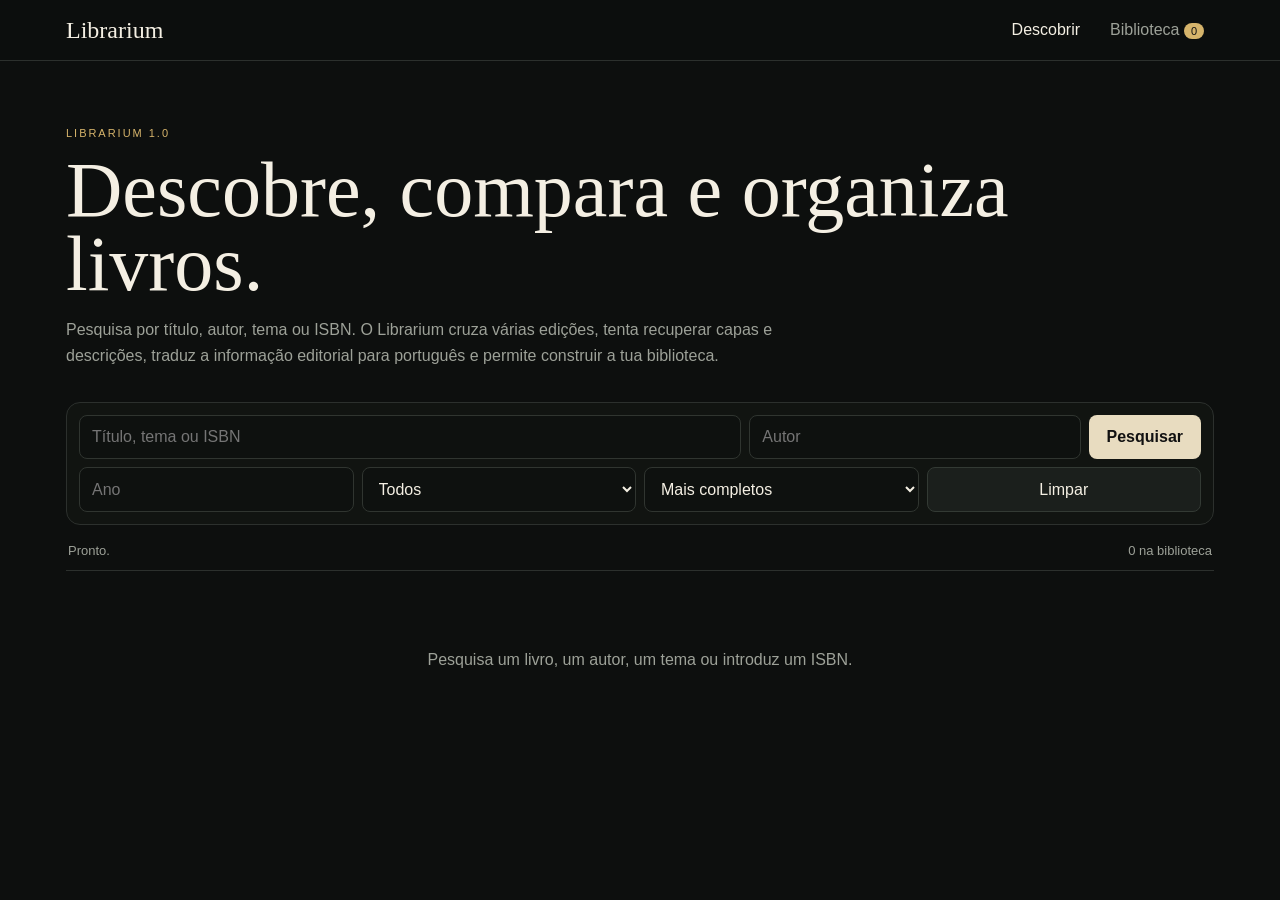
<file: index.html>
<!doctype html><html lang="pt-PT"><head><meta charset="utf-8"><meta name="viewport" content="width=device-width,initial-scale=1,viewport-fit=cover"><meta name="theme-color" content="#0d0f0e"><title>Librarium</title><style>:root{--bg:#0d0f0e;--panel:#151816;--panel2:#111411;--ink:#f4efe3;--mut:#9da198;--gold:#d6b46b;--line:#2c302d;--soft:#1b1f1c}*{box-sizing:border-box}body{margin:0;background:var(--bg);color:var(--ink);font-family:-apple-system,BlinkMacSystemFont,"Segoe UI",sans-serif}button,input,select{font:inherit}button{cursor:pointer}.top{position:sticky;top:0;z-index:10;background:#0d0f0ef2;border-bottom:1px solid var(--line);backdrop-filter:blur(16px)}.bar{max-width:1180px;margin:auto;padding:13px 16px;display:flex;align-items:center;gap:10px}.brand{font:24px Georgia,serif;margin-right:auto}.nav{border:0;background:transparent;color:var(--mut);padding:8px 10px}.nav.active{color:var(--ink)}.badge{font-size:11px;background:var(--gold);color:#111;border-radius:99px;padding:2px 7px}.wrap{max-width:1180px;margin:auto;padding:36px 16px 80px}.hero{padding:26px 0 18px}.eyebrow{color:var(--gold);font-size:11px;letter-spacing:.18em}.hero h1{font:clamp(43px,7vw,78px)/.95 Georgia,serif;margin:12px 0 14px}.hero p{max-width:760px;color:var(--mut);font-size:16px;line-height:1.6}.searchbox{background:var(--panel2);border:1px solid var(--line);padding:12px;border-radius:14px}.searchrow{display:grid;grid-template-columns:2fr 1fr auto;gap:8px}.searchrow input,.filters input,.filters select,.library-toolbar select{background:#0e110f;color:var(--ink);border:1px solid #303530;border-radius:8px;padding:12px;min-width:0}.primary{background:#e8dcc0;color:#111;border:0;border-radius:8px;padding:0 18px;font-weight:800}.secondary{background:var(--soft);color:var(--ink);border:1px solid #333a34;border-radius:8px;padding:10px 12px}.filters{display:grid;grid-template-columns:1fr 1fr 1fr 1fr;gap:8px;margin-top:8px}.status{display:flex;justify-content:space-between;gap:12px;align-items:center;padding:18px 2px 12px;border-bottom:1px solid var(--line);margin-bottom:20px;color:var(--mut);font-size:13px}.grid{display:grid;grid-template-columns:repeat(5,1fr);gap:28px 16px}.book{min-width:0}.cover{aspect-ratio:2/3;border-radius:9px;overflow:hidden;background:#1a1d1b;box-shadow:0 16px 34px #0005;position:relative}.cover img{width:100%;height:100%;object-fit:cover}.noc{width:100%;height:100%;display:grid;place-items:center;font:54px Georgia,serif;color:#756d58;background:linear-gradient(145deg,#22261f,#121511)}.quick{position:absolute;right:7px;top:7px;width:34px;height:34px;border-radius:50%;border:1px solid #ffffff30;background:#111d;color:#fff;font-size:17px}.quick.saved{background:#e8dcc0;color:#111}.bookbody{padding-top:9px}.book h2{font:17px/1.16 Georgia,serif;margin:0 0 5px}.book p{font-size:12px;color:var(--mut);margin:0;white-space:nowrap;overflow:hidden;text-overflow:ellipsis}.mini{display:flex;justify-content:space-between;gap:8px;color:var(--mut);font-size:11px;margin-top:7px}.src{font-size:10px;color:var(--gold);margin-top:4px}.empty{padding:60px 0;color:var(--mut);text-align:center}.library-head{display:flex;justify-content:space-between;gap:15px;align-items:end;margin-bottom:20px}.library-head h1{font:52px Georgia,serif;margin:0}.library-toolbar{display:flex;gap:8px;flex-wrap:wrap}.shelves{display:grid;grid-template-columns:repeat(2,1fr);gap:12px}.saved-card{display:grid;grid-template-columns:74px 1fr;gap:12px;background:var(--panel2);border:1px solid var(--line);border-radius:10px;padding:10px}.saved-card img,.saved-card .noc{width:74px;height:111px;border-radius:6px;object-fit:cover}.saved-card h3{font:18px Georgia,serif;margin:4px 0}.saved-card p{font-size:12px;color:var(--mut);margin:0 0 8px}.saved-card select{background:#0e110f;color:#fff;border:1px solid #303530;border-radius:6px;padding:7px;width:100%}.textbtn{background:none;border:0;color:#999;padding:8px 0}.overlay{position:fixed;inset:0;z-index:30;background:#000d;overflow:auto;padding:20px}.modal{max-width:980px;margin:0 auto;background:var(--panel);border:1px solid var(--line);border-radius:16px;overflow:hidden;position:relative}.close{position:absolute;right:12px;top:12px;z-index:3;width:42px;height:42px;border-radius:50%;border:1px solid #39403a;background:#171b18;color:#fff;font-size:24px}.mh{display:grid;grid-template-columns:190px 1fr;gap:28px;padding:48px;background:#171a16}.mh img,.mh .noc{width:190px;height:285px;border-radius:8px;object-fit:cover}.mh h1{font:44px/1 Georgia,serif;margin:8px 0}.mh .author{color:var(--mut);font-size:16px}.facts{display:flex;gap:7px;flex-wrap:wrap;margin-top:16px}.facts span{font-size:11px;border:1px solid #343a35;border-radius:99px;padding:7px 9px}.actions{display:flex;gap:8px;flex-wrap:wrap;margin-top:18px}.body{display:grid;grid-template-columns:1.5fr .8fr;gap:34px;padding:35px 44px}.body h3{font:23px Georgia,serif;border-bottom:1px solid var(--line);padding-bottom:8px;margin-top:10px}.desc{font:16px/1.7 Georgia,serif;color:#c5c9c1;white-space:pre-line}.note{font-size:12px;color:var(--mut)}.links a{display:flex;justify-content:space-between;color:#ddd;text-decoration:none;border-bottom:1px solid var(--line);padding:10px 0;font-size:12px}.links b{color:var(--gold)}.editions{display:grid;gap:8px}.edition{border:1px solid var(--line);border-radius:8px;padding:10px;font-size:12px}.edition strong{display:block;font:16px Georgia,serif;margin-bottom:4px}.related{display:grid;grid-template-columns:repeat(4,1fr);gap:10px}.related button{border:0;background:var(--panel2);color:var(--ink);text-align:left;border-radius:8px;padding:8px}.related img{width:100%;aspect-ratio:2/3;object-fit:cover;border-radius:5px}.related span{display:block;font:13px Georgia,serif;margin-top:6px}.loading{color:var(--gold)}@media(max-width:900px){.grid{grid-template-columns:repeat(4,1fr)}.body{grid-template-columns:1fr}.filters{grid-template-columns:1fr 1fr}}@media(max-width:650px){.bar{gap:3px}.nav{padding:8px 6px;font-size:13px}.wrap{padding-top:24px}.searchrow{grid-template-columns:1fr auto}.searchrow input:nth-child(2){grid-column:1/-1;grid-row:2}.filters{grid-template-columns:1fr 1fr}.grid{grid-template-columns:repeat(2,1fr);gap:24px 12px}.shelves{grid-template-columns:1fr}.library-head{display:block}.library-toolbar{margin-top:14px}.overlay{padding:0}.modal{min-height:100vh;border-radius:0}.mh{grid-template-columns:105px 1fr;gap:14px;padding:58px 16px 25px}.mh img,.mh .noc{width:105px;height:158px}.mh h1{font-size:29px}.body{padding:24px 17px}.related{grid-template-columns:repeat(2,1fr)}}</style></head><body><div id="app"></div><script>(function(){var state={tab:'discover',books:[],query:'',author:'',year:'',lang:'Todos',sort:'relevancia',selected:null,library:[],status:'Pronto.'};try{state.library=JSON.parse(localStorage.getItem('librarium_library_v1')||'[]')}catch(e){}var aliases={conspiracao:['conspiracy','conspiracy theories'],conspiracoes:['conspiracy','conspiracy theories'],historia:['history'],filosofia:['philosophy'],arqueologia:['archaeology'],mitologia:['mythology'],astronomia:['astronomy'],ciencia:['science'],musica:['music'],civilizacao:['civilization'],civilizacoes:['civilizations'],religiao:['religion'],politica:['politics']};function esc(s){return String(s==null?'':s).replace(/[&<>\"]/g,function(c){return{'&':'&amp;','<':'&lt;','>':'&gt;','\"':'&quot;'}[c]})}function norm(s){return String(s||'').normalize('NFD').replace(/[\u0300-\u036f]/g,'').toLowerCase().trim()}function clean(s){return String(s||'').replace(/<br\s*\/?\s*>/gi,'\n').replace(/<[^>]+>/g,' ').replace(/\s+/g,' ').trim()}function yearOf(v){return(v.publishedDate||'').slice(0,4)}function isbnOf(v){var a=v.industryIdentifiers||[];var x=a.find(function(i){return i.type==='ISBN_13'})||a[0];return x?x.identifier:''}function coverOf(v){var x=v.imageLinks||{};return String(x.extraLarge||x.large||x.medium||x.small||x.thumbnail||x.smallThumbnail||'').replace('http:','https:')}function gb(x){var v=x.volumeInfo||{},p=x.saleInfo&&x.saleInfo.retailPrice;return{id:'g_'+x.id,title:v.title||'',subtitle:v.subtitle||'',authors:v.authors||[],year:yearOf(v),date:v.publishedDate||'',publisher:v.publisher||'',pages:v.pageCount||'',language:v.language||'',isbn:isbnOf(v),description:clean(v.description||''),rating:v.averageRating||'',ratingsCount:v.ratingsCount||'',cover:coverOf(v),subjects:v.categories||[],source:'Google Books',info:v.infoLink||'',price:p?p.amount:'',currency:p?p.currencyCode:'',workKey:''}}function ob(d){return{id:'o_'+(d.key||Math.random()),title:d.title||'',subtitle:d.subtitle||'',authors:d.author_name||[],year:d.first_publish_year?String(d.first_publish_year):'',date:d.first_publish_year?String(d.first_publish_year):'',publisher:(d.publisher&&d.publisher[0])||'',pages:d.number_of_pages_median||'',language:(d.language&&d.language[0])||'',isbn:(d.isbn&&d.isbn[0])||'',description:clean((d.first_sentence&&d.first_sentence[0])||''),rating:'',ratingsCount:'',cover:d.cover_i?'https://covers.openlibrary.org/b/id/'+d.cover_i+'-L.jpg?default=false':'',subjects:(d.subject||[]).slice(0,12),source:'Open Library',info:d.key?'https://openlibrary.org'+d.key:'',price:'',currency:'',workKey:d.key||''}}function key(b){return norm(b.title+'|'+(b.authors[0]||''))}function score(b){return(b.cover?5:0)+(b.authors.length?3:0)+(b.description.length>100?4:b.description?2:0)+(b.isbn?2:0)+(b.publisher?1:0)+(b.pages?1:0)+(b.year?1:0)+(b.rating?2:0)}function merge(a,b){var A=score(a)>=score(b)?a:b,B=A===a?b:a;return{id:A.id,title:A.title||B.title,subtitle:A.subtitle||B.subtitle,authors:A.authors.length?A.authors:B.authors,year:A.year||B.year,date:A.date||B.date,publisher:A.publisher||B.publisher,pages:A.pages||B.pages,language:A.language||B.language,isbn:A.isbn||B.isbn,description:A.description.length>=B.description.length?A.description:B.description,rating:A.rating||B.rating,ratingsCount:A.ratingsCount||B.ratingsCount,cover:A.cover||B.cover,subjects:A.subjects.length?A.subjects:B.subjects,source:A.source===B.source?A.source:'Google + Open Library',info:A.info||B.info,price:A.price||B.price,currency:A.currency||B.currency,workKey:A.workKey||B.workKey}}async function google(q,lang){var u='https://www.googleapis.com/books/v1/volumes?q='+encodeURIComponent(q)+'&maxResults=40&printType=books'+(lang?'&langRestrict='+lang:'');var r=await fetch(u);if(!r.ok)throw Error('Google Books');var j=await r.json();return(j.items||[]).map(gb)}async function openlib(q){var r=await fetch('https://openlibrary.org/search.json?q='+encodeURIComponent(q)+'&limit=50');if(!r.ok)throw Error('Open Library');var j=await r.json();return(j.docs||[]).map(ob)}async function translate(text){text=clean(text);if(!text)return'';if(/\b(que|para|com|uma|não|mais|como|sobre|dos|das|livro|história|este|esta)\b/i.test(text))return text;try{var parts=[],out=[],max=2800;for(var i=0;i<text.length;i+=max)parts.push(text.slice(i,i+max));for(var p=0;p<parts.length;p++){var r=await fetch('https://translate.googleapis.com/translate_a/single?client=gtx&sl=auto&tl=pt&dt=t&q='+encodeURIComponent(parts[p]));if(!r.ok)throw Error('tr');var j=await r.json(),t='';(j[0]||[]).forEach(function(x){if(x&&x[0])t+=x[0]});out.push(t)}return clean(out.join(' '))||text}catch(e){return text}}function langName(x){x=(x||'').toLowerCase();return({pt:'Português',por:'Português',en:'Inglês',eng:'Inglês',es:'Espanhol',spa:'Espanhol',fr:'Francês',fre:'Francês',de:'Alemão',ger:'Alemão',it:'Italiano',ita:'Italiano'})[x]||x.toUpperCase()||'Não indicada'}function persist(){localStorage.setItem('librarium_library_v1',JSON.stringify(state.library))}function savedBook(b){return state.library.some(function(x){return x.key===key(b)})}function saveBook(b,status){var k=key(b),i=state.library.findIndex(function(x){return x.key===k}),item={key:k,title:b.title,authors:b.authors,cover:b.cover,year:b.year,isbn:b.isbn,status:status||'Quero ler'};if(i>=0)state.library[i]=Object.assign({},state.library[i],item);else state.library.unshift(item);persist();render()}function removeBook(k){state.library=state.library.filter(function(x){return x.key!==k});persist();render()}function setStatus(k,v){var x=state.library.find(function(y){return y.key===k});if(x)x.status=v;persist();render()}function currency(b){if(!b.price)return'';try{return new Intl.NumberFormat('pt-PT',{style:'currency',currency:b.currency||'EUR'}).format(b.price)}catch(e){return b.price+' '+(b.currency||'')}}async function search(){state.query=document.getElementById('q').value.trim();state.author=document.getElementById('author').value.trim();state.year=document.getElementById('year').value.trim();state.lang=document.getElementById('lang').value;state.sort=document.getElementById('sort').value;if(!state.query&&!state.author){state.status='Escreve um título, autor, tema ou ISBN.';render();return}state.status='A procurar em várias edições…';render();var base=state.query||'',n=norm(base),terms=[base];if(aliases[n])terms=terms.concat(aliases[n]);if(/^97[89]\d{10}$/.test(base.replace(/\D/g,'')))terms=['isbn:'+base.replace(/\D/g,'')];var jobs=[];terms.forEach(function(t){var q=[t,state.author?'inauthor:'+state.author:''].filter(Boolean).join(' ');jobs.push(google(q,state.lang==='Português'?'pt':''));jobs.push(google(q,''));jobs.push(openlib([t,state.author].filter(Boolean).join(' ')))});var rs=await Promise.allSettled(jobs),all=[];rs.forEach(function(r){if(r.status==='fulfilled')all=all.concat(r.value)});var map=new Map();all.forEach(function(b){if(!b.title||!b.authors.length)return;var k=key(b);map.set(k,map.has(k)?merge(map.get(k),b):b)});var arr=Array.from(map.values());if(state.year)arr=arr.filter(function(b){return b.year===state.year});if(state.lang!=='Todos')arr=arr.filter(function(b){return langName(b.language)===state.lang});if(state.sort==='ano-desc')arr.sort(function(a,b){return Number(b.year||0)-Number(a.year||0)});else if(state.sort==='ano-asc')arr.sort(function(a,b){return Number(a.year||9999)-Number(b.year||9999)});else if(state.sort==='avaliacao')arr.sort(function(a,b){return Number(b.rating||0)-Number(a.rating||0)});else arr.sort(function(a,b){return score(b)-score(a)});state.books=arr.slice(0,80);state.status=state.books.length?state.books.length+' resultados.':'Não encontrei resultados com estes filtros.';render()}async function enrich(b){var candidates=[b.description||''],editions=[],qs=[];if(b.isbn)qs.push('isbn:'+b.isbn);qs.push('intitle:'+b.title+(b.authors[0]?' inauthor:'+b.authors[0]:''));for(var q=0;q<qs.length;q++){try{var arr=(await google(qs[q],''));arr.forEach(function(x){if(x.description)candidates.push(x.description);if(x.title&&x.authors.length)editions.push(x);if(!b.cover&&x.cover)b.cover=x.cover;if(!b.isbn&&x.isbn)b.isbn=x.isbn;if(!b.publisher&&x.publisher)b.publisher=x.publisher;if(!b.pages&&x.pages)b.pages=x.pages})}catch(e){}}try{var r=await fetch('https://openlibrary.org/search.json?title='+encodeURIComponent(b.title)+(b.authors[0]?'&author='+encodeURIComponent(b.authors[0]):'')+'&limit=20');if(r.ok){var j=await r.json(),docs=j.docs||[];docs.forEach(function(d){var x=ob(d);editions.push(x);if(x.description)candidates.push(x.description);if(!b.cover&&x.cover)b.cover=x.cover;if(!b.workKey&&x.workKey)b.workKey=x.workKey})}if(b.workKey&&b.workKey.indexOf('/works/')===0){var wr=await fetch('https://openlibrary.org'+b.workKey+'.json');if(wr.ok){var w=await wr.json(),d=w.description;if(typeof d==='object')d=d.value;if(d)candidates.push(clean(d));if(w.subjects)b.subjects=w.subjects.slice(0,12)}}}catch(e){}candidates=candidates.filter(Boolean).sort(function(a,b){return b.length-a.length});b.descriptionOriginal=candidates[0]||'';b.descriptionPT=await translate(b.descriptionOriginal);if(b.subjects.length)b.subjectsPT=await translate(b.subjects.slice(0,10).join(' · '));var emap=new Map();editions.forEach(function(x){var k=(x.isbn||'')+'|'+x.year+'|'+x.publisher;if(!emap.has(k))emap.set(k,x)});b.editions=Array.from(emap.values()).slice(0,10);try{var rel=await google('subject:'+(b.subjects[0]||b.title)+' -intitle:'+b.title,'');b.related=rel.filter(function(x){return norm(x.title)!==norm(b.title)&&x.cover}).slice(0,8)}catch(e){b.related=[]}return b}async function openBook(i){var b=state.books[i];state.selected=b;render();await enrich(b);state.selected=b;render()}function stores(b){var q=encodeURIComponent(b.title+' '+(b.isbn||b.authors[0]||''));return[['Google Books','Abrir',b.info||'https://books.google.com/?q='+q],['Open Library','Procurar','https://openlibrary.org/search?q='+q],['Wook','Consultar','https://www.wook.pt/pesquisa/'+q],['Bertrand','Consultar','https://www.bertrand.pt/pesquisa/'+q],['FNAC','Consultar','https://www.fnac.pt/SearchResult/ResultList.aspx?Search='+q],['Amazon ES','Consultar','https://www.amazon.es/s?k='+q]]}function card(b,i){return'<article class="book"><div class="cover" onclick="openBook('+i+')">'+(b.cover?'<img loading="lazy" src="'+esc(b.cover)+'" onerror="this.style.display=\'none\';this.nextElementSibling.style.display=\'grid\'"><div class="noc" style="display:none">'+esc((b.title||'L')[0])+'</div>':'<div class="noc">'+esc((b.title||'L')[0])+'</div>')+'<button class="quick '+(savedBook(b)?'saved':'')+'" onclick="event.stopPropagation();saveBook(state.books['+i+'])">'+(savedBook(b)?'✓':'＋')+'</button></div><div class="bookbody"><h2 onclick="openBook('+i+')">'+esc(b.title)+'</h2><p>'+esc(b.authors.join(', '))+'</p><div class="mini"><span>'+esc(b.year||'—')+'</span><span>'+(b.price?esc(currency(b)):b.rating?'★ '+esc(b.rating):'')+'</span></div><div class="src">'+esc(b.source)+'</div></div></article>'}function modal(){var b=state.selected;if(!b)return'';var loading=!b.editions;var desc=b.descriptionPT||b.description||'';return'<div class="overlay" id="overlay"><section class="modal"><button class="close" onclick="state.selected=null;render()">×</button><div class="mh">'+(b.cover?'<img src="'+esc(b.cover)+'">':'<div class="noc">'+esc((b.title||'L')[0])+'</div>')+'<div><span class="eyebrow">'+esc(b.source)+'</span><h1>'+esc(b.title)+'</h1>'+(b.subtitle?'<p>'+esc(b.subtitle)+'</p>':'')+'<div class="author">'+esc(b.authors.join(', '))+'</div><div class="facts"><span>'+esc(b.year||'—')+'</span><span>'+esc(b.pages||'—')+' págs.</span><span>'+esc(langName(b.language))+'</span><span>'+(b.rating?'★ '+esc(b.rating)+(b.ratingsCount?' ('+esc(b.ratingsCount)+')':''):'Sem nota')+'</span></div><div class="actions"><button class="primary" style="padding:10px 14px" onclick="saveBook(state.selected)">'+(savedBook(b)?'Actualizar biblioteca':'Guardar na biblioteca')+'</button><button class="secondary" onclick="document.getElementById(\'editions\').scrollIntoView({behavior:\'smooth\'})">Comparar edições</button></div></div></div><div class="body"><main><h3>Resumo / descrição</h3>'+(loading?'<p class="loading">A procurar a melhor descrição em várias edições e a preparar a versão portuguesa…</p>':'')+'<div class="desc">'+esc(desc||'Não foi encontrada uma descrição suficientemente completa nas fontes consultadas.')+'</div>'+(!loading&&b.descriptionOriginal&&b.descriptionPT&&b.descriptionOriginal!==b.descriptionPT?'<p class="note">Tradução automática para português a partir da descrição editorial disponível.</p>':'')+'<h3>Assuntos</h3><p class="desc">'+esc(b.subjectsPT||b.subjects.join(' · ')||'Sem classificação temática disponível.')+'</p><h3 id="editions">Edições encontradas</h3><div class="editions">'+(loading?'<p class="loading">A procurar outras edições…</p>':(b.editions&&b.editions.length?b.editions.map(function(x){return'<div class="edition"><strong>'+esc(x.title)+'</strong>'+esc(x.publisher||'Editora não indicada')+' · '+esc(x.year||'Data não indicada')+'<br>'+esc(x.pages||'—')+' págs. · ISBN '+esc(x.isbn||'—')+'</div>'}).join(''):'<p class="note">Não foram encontradas outras edições com dados suficientes.</p>'))+'</div><h3>Livros relacionados</h3><div class="related">'+(loading?'<p class="loading">A procurar recomendações…</p>':(b.related||[]).map(function(x){return'<button onclick="state.query='+JSON.stringify(x.title)+';state.selected=null;state.tab=\'discover\';render();document.getElementById(\'q\').value='+JSON.stringify(x.title)+';search()">'+(x.cover?'<img src="'+esc(x.cover)+'">':'')+'<span>'+esc(x.title)+'</span></button>'}).join(''))+'</div></main><aside><h3>Dados da edição</h3><p>'+esc(b.publisher||'Editora não indicada')+'<br>'+esc(b.date||b.year||'Data não indicada')+'<br>ISBN '+esc(b.isbn||'—')+'<br>'+esc(b.pages||'—')+' páginas<br>'+esc(langName(b.language))+'</p><h3>Preço e lojas</h3>'+(b.price?'<p><strong>'+esc(currency(b))+'</strong></p>':'<p class="note">O preço não está disponível nesta fonte. Consulta as lojas.</p>')+'<div class="links">'+stores(b).map(function(x){return'<a target="_blank" href="'+esc(x[2])+'"><span>'+x[0]+'</span><b>'+x[1]+'</b></a>'}).join('')+'</div></aside></div></section></div>'}function discover(){return'<main class="wrap"><section class="hero"><span class="eyebrow">LIBRARIUM 1.0</span><h1>Descobre, compara e organiza livros.</h1><p>Pesquisa por título, autor, tema ou ISBN. O Librarium cruza várias edições, tenta recuperar capas e descrições, traduz a informação editorial para português e permite construir a tua biblioteca.</p></section><section class="searchbox"><div class="searchrow"><input id="q" value="'+esc(state.query)+'" placeholder="Título, tema ou ISBN"><input id="author" value="'+esc(state.author)+'" placeholder="Autor"><button class="primary" onclick="search()">Pesquisar</button></div><div class="filters"><input id="year" value="'+esc(state.year)+'" inputmode="numeric" placeholder="Ano"><select id="lang"><option>Todos</option><option '+(state.lang==='Português'?'selected':'')+'>Português</option><option '+(state.lang==='Inglês'?'selected':'')+'>Inglês</option><option '+(state.lang==='Espanhol'?'selected':'')+'>Espanhol</option><option '+(state.lang==='Francês'?'selected':'')+'>Francês</option></select><select id="sort"><option value="relevancia">Mais completos</option><option value="avaliacao" '+(state.sort==='avaliacao'?'selected':'')+'>Melhor avaliação</option><option value="ano-desc" '+(state.sort==='ano-desc'?'selected':'')+'>Mais recentes</option><option value="ano-asc" '+(state.sort==='ano-asc'?'selected':'')+'>Mais antigos</option></select><button class="secondary" onclick="document.getElementById(\'q\').value=\'\';document.getElementById(\'author\').value=\'\';document.getElementById(\'year\').value=\'\';state.books=[];state.status=\'Pronto.\';render()">Limpar</button></div></section><div class="status"><span>'+esc(state.status)+'</span><span>'+state.library.length+' na biblioteca</span></div>'+(state.books.length?'<section class="grid">'+state.books.map(card).join('')+'</section>':'<div class="empty">Pesquisa um livro, um autor, um tema ou introduz um ISBN.</div>')+'</main>'}function exportLibrary(){var blob=new Blob([JSON.stringify(state.library,null,2)],{type:'application/json'}),a=document.createElement('a');a.href=URL.createObjectURL(blob);a.download='librarium-biblioteca.json';a.click();setTimeout(function(){URL.revokeObjectURL(a.href)},1000)}function importLibrary(){var inp=document.createElement('input');inp.type='file';inp.accept='.json,application/json';inp.onchange=function(){var f=inp.files&&inp.files[0];if(!f)return;var r=new FileReader();r.onload=function(){try{var x=JSON.parse(r.result);if(Array.isArray(x)){state.library=x;persist();render()}}catch(e){alert('Ficheiro de biblioteca inválido.')}};r.readAsText(f)};inp.click()}function library(){var f=document.getElementById('libFilter')?document.getElementById('libFilter').value:'Todos',items=state.library;if(f!=='Todos')items=items.filter(function(x){return x.status===f});return'<main class="wrap"><div class="library-head"><div><span class="eyebrow">A MINHA COLECÇÃO</span><h1>Biblioteca</h1><p class="note">'+state.library.length+' livros guardados neste aparelho.</p></div><div class="library-toolbar"><select id="libFilter" onchange="render()"><option>Todos</option>'+['Quero ler','A ler','Li','Quero comprar','Tenho','Favorito'].map(function(x){return'<option '+(f===x?'selected':'')+'>'+x+'</option>'}).join('')+'</select><button class="secondary" onclick="exportLibrary()">Exportar</button><button class="secondary" onclick="importLibrary()">Importar</button></div></div>'+(items.length?'<section class="shelves">'+items.map(function(x){return'<article class="saved-card">'+(x.cover?'<img src="'+esc(x.cover)+'">':'<div class="noc">'+esc((x.title||'L')[0])+'</div>')+'<div><h3>'+esc(x.title)+'</h3><p>'+esc((x.authors||[]).join(', '))+(x.year?' · '+esc(x.year):'')+'</p><select onchange="setStatus('+JSON.stringify(x.key)+',this.value)">'+['Quero ler','A ler','Li','Quero comprar','Tenho','Favorito'].map(function(s){return'<option '+(x.status===s?'selected':'')+'>'+s+'</option>'}).join('')+'</select><button class="textbtn" onclick="removeBook('+JSON.stringify(x.key)+')">Retirar</button></div></article>'}).join('')+'</section>':'<div class="empty">Ainda não há livros nesta secção.</div>')+'</main>'}function render(){document.getElementById('app').innerHTML='<header class="top"><div class="bar"><div class="brand">Librarium</div><button class="nav '+(state.tab==='discover'?'active':'')+'" onclick="state.tab=\'discover\';render()">Descobrir</button><button class="nav '+(state.tab==='library'?'active':'')+'" onclick="state.tab=\'library\';render()">Biblioteca <span class="badge">'+state.library.length+'</span></button></div></header>'+(state.tab==='discover'?discover():library())+modal();var q=document.getElementById('q');if(q)q.onkeydown=function(e){if(e.key==='Enter')search()};var ov=document.getElementById('overlay');if(ov)ov.onclick=function(e){if(e.target===ov){state.selected=null;render()}}}window.state=state;window.render=render;window.search=search;window.openBook=openBook;window.saveBook=saveBook;window.removeBook=removeBook;window.setStatus=setStatus;window.exportLibrary=exportLibrary;window.importLibrary=importLibrary;render()})();</script></body></html>
</file>
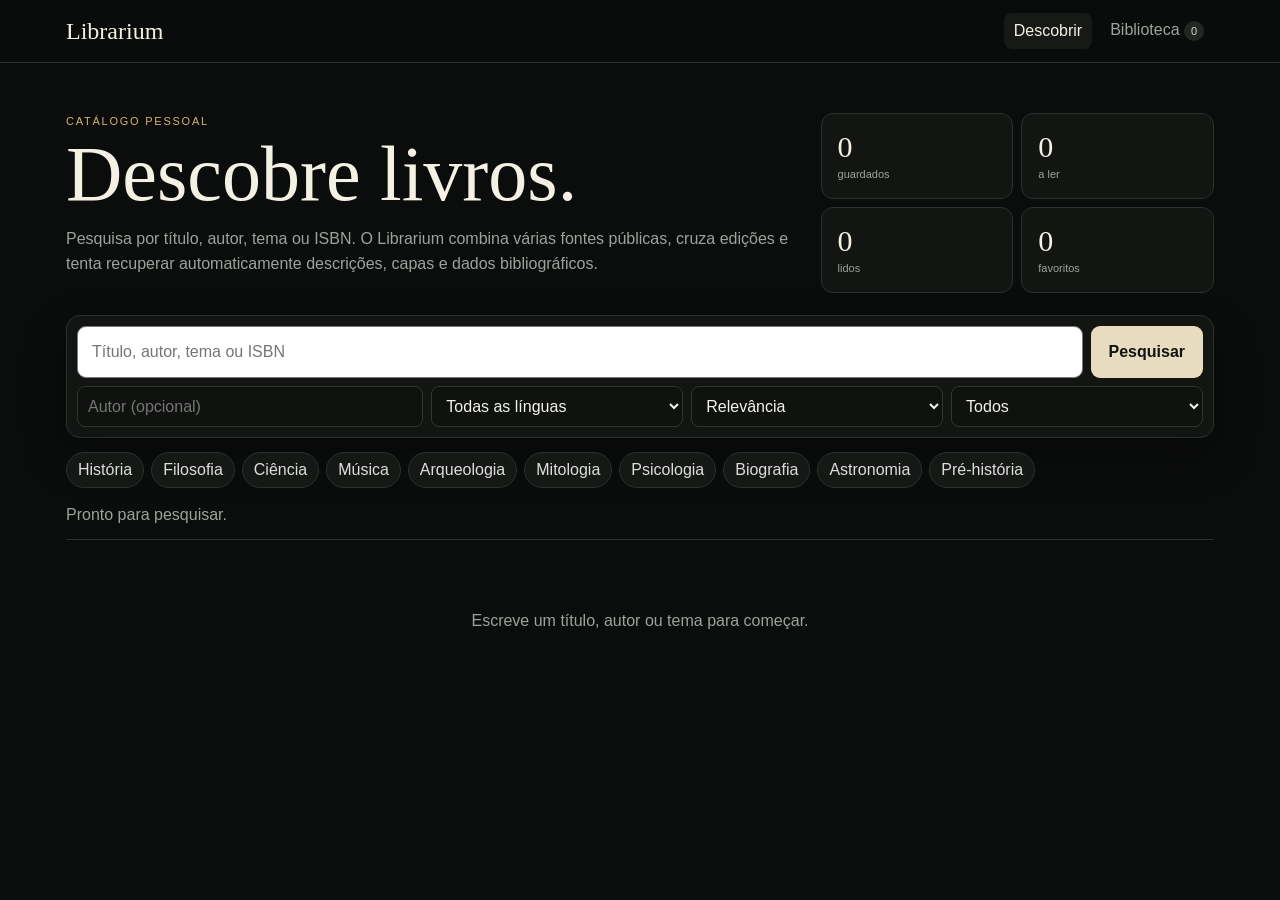
<file: v2/index.html>
<!doctype html>
<html lang="pt-PT">
<head>
<meta charset="utf-8">
<meta name="viewport" content="width=device-width,initial-scale=1,viewport-fit=cover">
<meta name="theme-color" content="#0b0d0c">
<title>Librarium</title>
<link rel="stylesheet" href="styles.css?v=20260822a">
<link rel="stylesheet" href="enhancements.css?v=20260822b">
</head>
<body>
<header class="top"><div class="topin"><div class="brand">Librarium</div><button class="nav active" id="navDiscover" type="button">Descobrir</button><button class="nav" id="navLibrary" type="button">Biblioteca <span class="badge" id="libraryCount">0</span></button></div></header>
<main class="wrap">
<section id="discoverView">
  <section class="hero"><div><div class="eyebrow">CATÁLOGO PESSOAL</div><h1>Descobre livros.</h1><p class="lead">Pesquisa por título, autor, tema ou ISBN. O Librarium combina várias fontes públicas, cruza edições e tenta recuperar automaticamente descrições, capas e dados bibliográficos.</p></div><aside class="stats"><div class="stat"><b id="statTotal">0</b><span>guardados</span></div><div class="stat"><b id="statReading">0</b><span>a ler</span></div><div class="stat"><b id="statRead">0</b><span>lidos</span></div><div class="stat"><b id="statFav">0</b><span>favoritos</span></div></aside></section>
  <section class="searchbox">
    <form id="searchForm" class="searchrow" autocomplete="off"><input id="q" type="search" inputmode="search" enterkeyhint="search" autocomplete="off" autocorrect="off" spellcheck="false" placeholder="Título, autor, tema ou ISBN"><button id="searchButton" class="primary" type="submit">Pesquisar</button></form>
    <div class="filters"><input id="author" class="field" type="text" placeholder="Autor (opcional)"><select id="lang" class="field"><option value="">Todas as línguas</option><option value="pt">Português</option><option value="en">Inglês</option><option value="es">Espanhol</option><option value="fr">Francês</option></select><select id="sort" class="field"><option value="relevance">Relevância</option><option value="quality">Mais completos</option><option value="newest">Mais recentes</option><option value="rating">Melhor avaliação</option></select><select id="quality" class="field"><option value="all">Todos</option><option value="cover">Com capa</option><option value="description">Com descrição</option></select></div>
  </section>
  <div class="chips" id="topicChips"></div>
  <div class="status" id="status">Pronto para pesquisar.</div>
  <section class="grid" id="results"><div class="empty">Escreve um título, autor ou tema para começar.</div></section>
</section>
<section id="libraryView" class="hidden">
  <div class="libhead"><div><div class="eyebrow">BIBLIOTECA</div><h2 class="paneltitle">A minha biblioteca</h2><p class="lead">Estados de leitura, progresso, avaliação e notas pessoais ficam guardados neste aparelho.</p></div></div>
  <div class="libtools"><select id="libraryFilter" class="field"><option value="all">Todos os estados</option><option>Quero ler</option><option>A ler</option><option>Li</option><option>Tenho</option><option>Favorito</option></select><select id="librarySort" class="field"><option value="recent">Mais recentes</option><option value="title">Título</option><option value="rating">Minha avaliação</option><option value="progress">Progresso</option></select><button id="exportLibrary" class="secondary" type="button">Exportar</button><button id="importLibrary" class="secondary" type="button">Importar</button><input id="importFile" class="hidden" type="file" accept="application/json"></div>
  <section id="libraryGrid" class="libgrid"></section>
</section>
</main>
<div id="modalRoot"></div>
<script src="app.js?v=20260822b" defer></script>
</body>
</html>
</file>
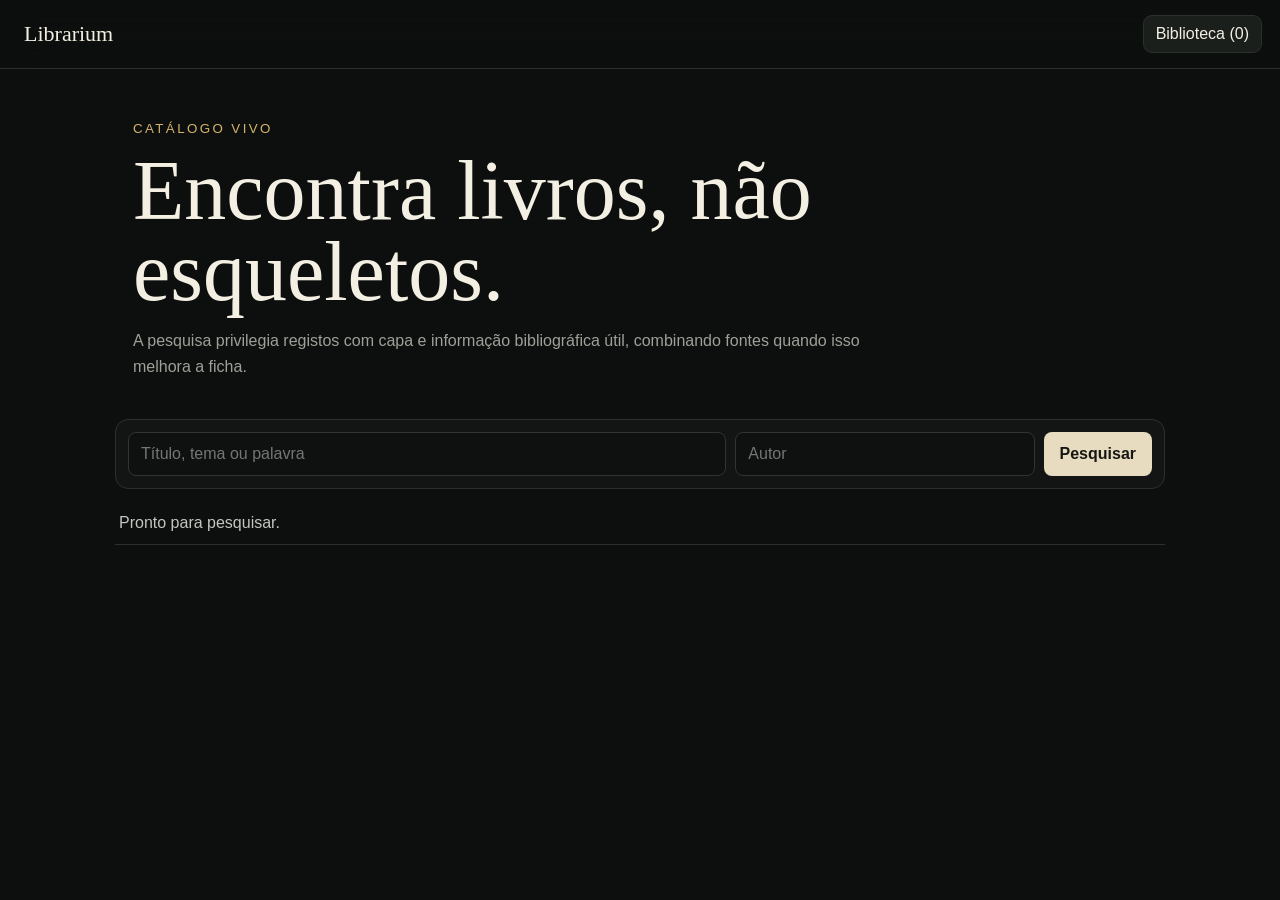
<file: index-rich.html>
<!doctype html><html lang="pt-PT"><head><meta charset="utf-8"><meta name="viewport" content="width=device-width,initial-scale=1,viewport-fit=cover"><title>Librarium</title><style>:root{--bg:#0d0f0e;--p:#151816;--ink:#f4efe3;--mut:#9da198;--gold:#d6b46b;--line:#2c302d}*{box-sizing:border-box}body{margin:0;background:var(--bg);color:var(--ink);font-family:-apple-system,BlinkMacSystemFont,"Segoe UI",sans-serif}button,input{font:inherit}.top{position:sticky;top:0;z-index:5;display:flex;justify-content:space-between;align-items:center;padding:15px 18px;background:#0d0f0eee;border-bottom:1px solid var(--line);backdrop-filter:blur(15px)}.brand{font:22px Georgia,serif;background:0;border:0;color:var(--ink)}.pill{background:#1b1f1c;color:var(--ink);border:1px solid var(--line);border-radius:9px;padding:9px 12px}.hero{max-width:1050px;margin:auto;padding:50px 18px 24px}.hero small{color:var(--gold);letter-spacing:.18em}.hero h1{font:clamp(42px,8vw,84px)/.96 Georgia,serif;margin:14px 0}.hero p{max-width:730px;color:var(--mut);line-height:1.6}.search{max-width:1050px;margin:0 auto 25px;padding:12px;display:grid;grid-template-columns:2fr 1fr auto;gap:9px;background:#121513;border:1px solid var(--line);border-radius:13px}.search input{background:#0e110f;border:1px solid #303530;border-radius:8px;color:var(--ink);padding:12px;min-width:0}.go{background:#e8dcc0;color:#161713;font-weight:800;border:0;border-radius:8px;padding:0 16px}.status{max-width:1050px;margin:0 auto 16px;padding:0 4px 12px;border-bottom:1px solid var(--line);color:#c2c6bf}.grid{max-width:1050px;margin:auto;padding:0 14px 70px;display:grid;grid-template-columns:repeat(4,1fr);gap:25px 16px}.book{cursor:pointer}.cover{aspect-ratio:2/3;border-radius:8px;overflow:hidden;background:#1a1d1b;box-shadow:0 15px 35px #0005;position:relative}.cover img{width:100%;height:100%;object-fit:cover}.badge{position:absolute;left:7px;top:7px;background:#0b0d0bd9;border:1px solid #ffffff20;border-radius:99px;padding:5px 7px;font-size:9px;letter-spacing:.04em}.save{position:absolute;right:7px;top:7px;width:34px;height:34px;border-radius:50%;border:1px solid #ffffff25;background:#111d;color:white}.saved{background:#e8dcc0;color:#111}.book h2{font:18px/1.17 Georgia,serif;margin:10px 0 5px}.book p{font-size:12px;color:var(--mut);margin:0}.meta{display:flex;justify-content:space-between;margin-top:8px;padding-top:8px;border-top:1px solid var(--line);font-size:11px;color:var(--mut)}.overlay{position:fixed;inset:0;z-index:20;background:#000d;overflow:auto;padding:20px}.modal{max-width:900px;margin:auto;background:#121513;border:1px solid var(--line);border-radius:15px;position:relative;overflow:hidden}.x{position:absolute;z-index:2;right:12px;top:12px;width:42px;height:42px;border-radius:50%;background:#171b18;color:#fff;border:1px solid #39403a;font-size:24px}.mh{display:grid;grid-template-columns:180px 1fr;gap:25px;padding:45px;background:#171a16}.mh img{width:180px;height:270px;object-fit:cover;border-radius:7px}.mh h1{font:42px/1 Georgia,serif;margin:8px 0}.mh p{color:var(--mut)}.facts{display:flex;flex-wrap:wrap;gap:7px}.facts span{font-size:11px;border:1px solid #343a35;border-radius:99px;padding:7px 9px}.body{display:grid;grid-template-columns:1.6fr .8fr;gap:34px;padding:35px 45px}.body h3{font:23px Georgia,serif;border-bottom:1px solid var(--line);padding-bottom:9px}.desc{font:16px/1.65 Georgia,serif;color:#bcc0b8}.stores a{display:flex;justify-content:space-between;color:#d0d3cd;text-decoration:none;border-bottom:1px solid var(--line);padding:10px 0;font-size:12px}.stores b{color:var(--gold)}.lib{max-width:1050px;margin:auto;padding:45px 18px}.lib h1{font:54px Georgia,serif}.shelf{display:grid;grid-template-columns:repeat(2,1fr);gap:12px}.item{display:grid;grid-template-columns:68px 1fr;gap:12px;border:1px solid var(--line);padding:10px;border-radius:10px}.item img{width:68px;height:102px;object-fit:cover}.item h3{font:18px Georgia,serif;margin:4px 0}.item p{font-size:12px;color:var(--mut)}@media(max-width:760px){.search{margin:0 12px 25px;grid-template-columns:1fr}.go{height:44px}.grid{grid-template-columns:repeat(2,1fr);gap:22px 12px}.status{margin:0 14px 16px}.mh{grid-template-columns:105px 1fr;padding:55px 16px 24px;gap:14px}.mh img{width:105px;height:158px}.mh h1{font-size:28px}.body{grid-template-columns:1fr;padding:22px 17px}.overlay{padding:0}.modal{min-height:100vh;border-radius:0}.shelf{grid-template-columns:1fr}}</style></head><body><div id="app"></div><script>const norm=x=>String(x||'').normalize('NFD').replace(/[\u0300-\u036f]/g,'').toLowerCase().trim();const esc=x=>String(x??'').replace(/[&<>\"]/g,c=>({'&':'&amp;','<':'&lt;','>':'&gt;','\"':'&quot;'}[c]));const EN={conspiracao:['conspiracy','conspiracy theories'],conspiracoes:['conspiracy','conspiracy theories'],arqueologia:['archaeology'],civilizacao:['civilization'],civilizacoes:['civilizations'],historia:['history'],filosofia:['philosophy'],mitologia:['mythology'],religiao:['religion'],astronomia:['astronomy'],musica:['music'],ciencia:['science'],politica:['politics']};let s={tab:'d',q:'',author:'',books:[],sel:null,note:'',lib:[]};try{s.lib=JSON.parse(localStorage.getItem('librarium')||'[]')}catch{}function persist(){localStorage.setItem('librarium',JSON.stringify(s.lib))}function cov(b){return b.cover||''}function key(b){return norm(b.title+'|'+(b.authors?.[0]||''))}function score(b){let n=0;if(b.cover)n+=4;if(b.title)n+=2;if(b.authors?.length)n+=3;if(b.year)n+=2;if(b.publisher)n+=1;if(b.isbn)n+=2;if(b.description)n+=3;if(b.pages)n+=1;if(b.rating)n+=1;return n}function fromGoogle(x){let v=x.volumeInfo||{},id=(v.industryIdentifiers||[]).find(i=>i.type==='ISBN_13')?.identifier||(v.industryIdentifiers||[])[0]?.identifier||'';return{id:'g_'+x.id,source:'Google Books',title:v.title||'',authors:v.authors||[],year:(v.publishedDate||'').slice(0,4),date:v.publishedDate||'',publisher:v.publisher||'',pages:v.pageCount||'',language:v.language||'',isbn:id,description:v.description||'',rating:v.averageRating||'',ratingsCount:v.ratingsCount||'',categories:v.categories||[],cover:(v.imageLinks?.thumbnail||v.imageLinks?.smallThumbnail||'').replace('http:','https:'),info:v.infoLink||''}}function fromOL(d){return{id:'o_'+(d.key||Math.random()),source:'Open Library',title:d.title||'',authors:d.author_name||[],year:d.first_publish_year?String(d.first_publish_year):'',date:d.first_publish_year?String(d.first_publish_year):'',publisher:d.publisher?.[0]||'',pages:d.number_of_pages_median||'',language:d.language?.[0]||'',isbn:d.isbn?.[0]||'',description:'',rating:'',ratingsCount:'',categories:(d.subject||[]).slice(0,5),cover:d.cover_i?'https://covers.openlibrary.org/b/id/'+d.cover_i+'-L.jpg':'',info:d.key?'https://openlibrary.org'+d.key:''}}function richOL(b){return !!(b.cover&&b.title&&b.authors?.length&&b.year&&(b.publisher||b.isbn||b.pages))}function merge(a,b){let A=score(a)>=score(b)?a:b,B=A===a?b:a;return{...A,cover:A.cover||B.cover,authors:A.authors?.length?A.authors:B.authors,year:A.year||B.year,date:A.date||B.date,publisher:A.publisher||B.publisher,pages:A.pages||B.pages,language:A.language||B.language,isbn:A.isbn||B.isbn,description:A.description||B.description,rating:A.rating||B.rating,ratingsCount:A.ratingsCount||B.ratingsCount,categories:A.categories?.length?A.categories:B.categories,source:A.source===B.source?A.source:'Google + Open Library',info:A.info||B.info}}async function g(q){let r=await fetch('https://www.googleapis.com/books/v1/volumes?q='+encodeURIComponent(q)+'&maxResults=40&printType=books');if(!r.ok)throw 0;let j=await r.json();return(j.items||[]).map(fromGoogle)}async function ol(q){let r=await fetch('https://openlibrary.org/search.json?limit=40&q='+encodeURIComponent(q));if(!r.ok)throw 0;let j=await r.json();return(j.docs||[]).map(fromOL).filter(richOL)}async function search(){let raw=s.q.trim(),n=norm(raw),terms=[];if(raw)terms.push(raw);if(n&&n!==raw.toLowerCase())terms.push(n);if(EN[n])terms.push(...EN[n]);if(!terms.length)terms=['best sellers'];let auth=s.author.trim();s.note='A procurar livros com dados completos…';render();let jobs=[];for(let t of terms){jobs.push(g([t,auth?'inauthor:'+auth:''].filter(Boolean).join(' ')));jobs.push(ol([t,auth].filter(Boolean).join(' ')))}let rs=await Promise.allSettled(jobs),all=[];rs.forEach(r=>{if(r.status==='fulfilled')all.push(...r.value)});let map=new Map();for(let b of all){if(!b.title||!b.authors?.length)continue;let k=key(b);map.set(k,map.has(k)?merge(map.get(k),b):b)}s.books=[...map.values()].filter(b=>score(b)>=7).sort((a,b)=>score(b)-score(a)).slice(0,50);s.note=s.books.length?s.books.length+' resultados com informação suficiente':'Nenhum resultado suficientemente completo. Experimenta outro termo.';render()}function save(b){let i={id:b.id,title:b.title,authors:b.authors,cover:b.cover,status:'Quero ler'};let p=s.lib.findIndex(x=>x.id===b.id);p>=0?s.lib[p]=i:s.lib.unshift(i);persist();render()}function del(id){s.lib=s.lib.filter(x=>x.id!==id);persist();render()}function stores(b){let q=encodeURIComponent(b.title+' '+(b.isbn||b.authors?.[0]||''));return[['Google Books',b.info||'https://books.google.com'],['Open Library','https://openlibrary.org/search?q='+q],['Wook','https://www.wook.pt/pesquisa/'+q],['Bertrand','https://www.bertrand.pt/pesquisa/'+q],['FNAC','https://www.fnac.pt/SearchResult/ResultList.aspx?Search='+q],['Amazon ES','https://www.amazon.es/s?k='+q]]}function card(b){let sv=s.lib.some(x=>x.id===b.id);return`<article class="book" onclick="s.sel=s.books.find(x=>x.id==='${b.id}');render()"><div class="cover"><img loading="lazy" src="${esc(b.cover)}"><span class="badge">${esc(b.source)}</span><button class="save ${sv?'saved':''}" onclick="event.stopPropagation();save(s.books.find(x=>x.id==='${b.id}'))">${sv?'✓':'＋'}</button></div><h2>${esc(b.title)}</h2><p>${esc(b.authors.join(', '))}</p><div class="meta"><span>${esc(b.year||'—')}</span><span>${b.rating?'★ '+b.rating:b.publisher?esc(b.publisher):'ISBN '+esc(b.isbn||'—')}</span></div></article>`}function modal(){let b=s.sel;if(!b)return'';return`<div class="overlay" onclick="if(event.target===this){s.sel=null;render()}"><section class="modal"><button class="x" onclick="s.sel=null;render()">×</button><div class="mh"><img src="${esc(b.cover)}"><div><small>${esc(b.source)}</small><h1>${esc(b.title)}</h1><p>${esc(b.authors.join(', '))}</p><div class="facts"><span>${esc(b.year||'—')}</span><span>${esc(b.pages||'—')} págs.</span><span>${esc((b.language||'—').toUpperCase())}</span><span>${b.rating?'★ '+b.rating:'Sem nota'}</span></div><br><button class="go" style="padding:10px 14px" onclick="save(s.sel)">Guardar na biblioteca</button></div></div><div class="body"><main><h3>Sinopse</h3><div class="desc">${b.description||'Esta edição não disponibiliza sinopse na fonte consultada.'}</div><h3>Assuntos</h3><p class="desc">${esc((b.categories||[]).join(' · ')||'Sem classificação temática disponível.')}</p></main><aside><h3>Edição</h3><p>${esc(b.publisher||'Editora não indicada')}<br>${esc(b.date||b.year||'Data não indicada')}<br>ISBN ${esc(b.isbn||'—')}</p><h3>Lojas e fichas</h3><div class="stores">${stores(b).map(x=>`<a target="_blank" href="${esc(x[1])}"><span>${x[0]}</span><b>Abrir ↗</b></a>`).join('')}</div></aside></div></section></div>`}function lib(){return`<section class="lib"><h1>Biblioteca</h1><p>${s.lib.length} livros guardados neste aparelho.</p>${s.lib.length?`<div class="shelf">${s.lib.map(i=>`<div class="item"><img src="${esc(i.cover)}"><div><h3>${esc(i.title)}</h3><p>${esc(i.authors.join(', '))}</p><button class="pill" onclick="del('${i.id}')">Retirar</button></div></div>`).join('')}</div>`:'<p>Ainda não guardaste livros.</p>'}</section>`}function render(){app.innerHTML=`<header class="top"><button class="brand" onclick="s.tab='d';render()">Librarium</button><button class="pill" onclick="s.tab=s.tab==='d'?'l':'d';render()">${s.tab==='d'?'Biblioteca ('+s.lib.length+')':'Descobrir'}</button></header>${s.tab==='d'?`<section class="hero"><small>CATÁLOGO VIVO</small><h1>Encontra livros, não esqueletos.</h1><p>A pesquisa privilegia registos com capa e informação bibliográfica útil, combinando fontes quando isso melhora a ficha.</p></section><form class="search" onsubmit="event.preventDefault();s.q=q.value;s.author=author.value;search()"><input id="q" value="${esc(s.q)}" placeholder="Título, tema ou palavra"><input id="author" value="${esc(s.author)}" placeholder="Autor"><button class="go">Pesquisar</button></form><div class="status">${esc(s.note||'Pronto para pesquisar.')}</div><section class="grid">${s.books.map(card).join('')}</section>`:lib()}${modal()}`}render();</script></body></html>
</file>
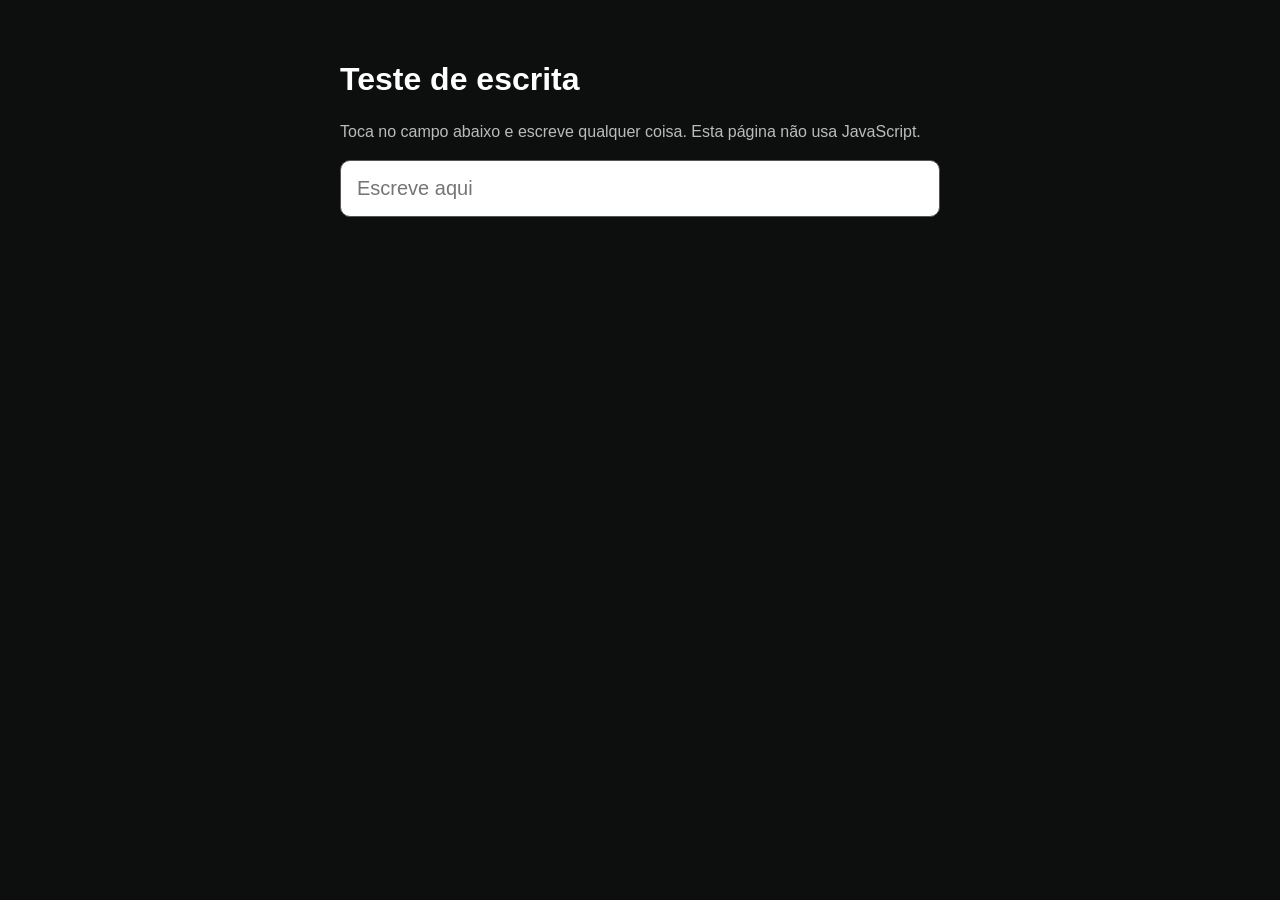
<file: input-test.html>
<!doctype html><html lang="pt-PT"><head><meta charset="utf-8"><meta name="viewport" content="width=device-width,initial-scale=1,viewport-fit=cover"><title>Teste de escrita</title><style>body{font-family:-apple-system,BlinkMacSystemFont,"Segoe UI",sans-serif;background:#0d0f0e;color:#fff;margin:0;padding:40px 20px}main{max-width:600px;margin:auto}input{display:block;width:100%;box-sizing:border-box;font-size:20px;padding:16px;border-radius:10px;border:1px solid #555;background:#fff;color:#111}p{color:#bbb;line-height:1.5}</style></head><body><main><h1>Teste de escrita</h1><p>Toca no campo abaixo e escreve qualquer coisa. Esta página não usa JavaScript.</p><input type="text" autocomplete="off" autocapitalize="sentences" placeholder="Escreve aqui"></main></body></html>
</file>
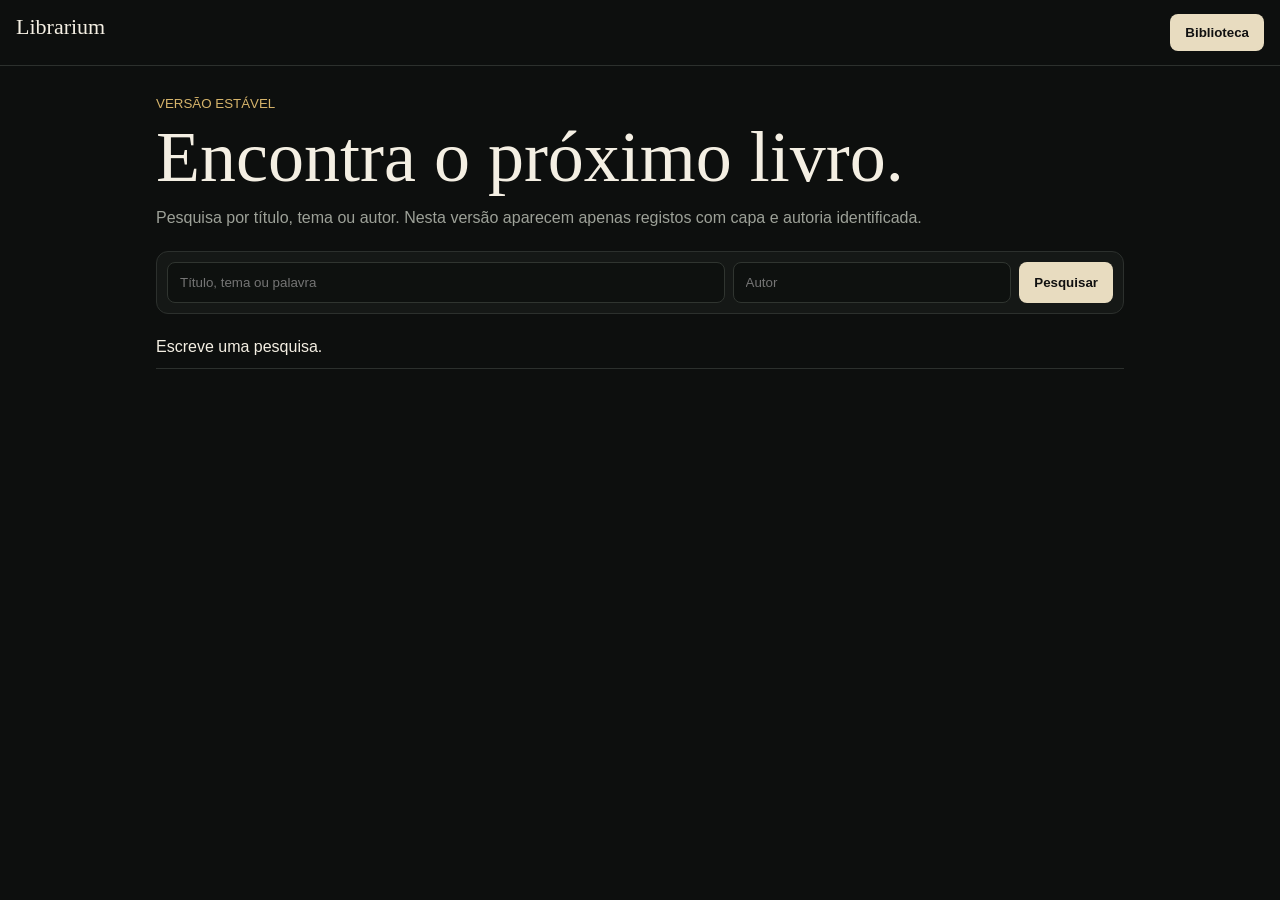
<file: stable.html>
<!doctype html><html lang="pt-PT"><head><meta charset="utf-8"><meta name="viewport" content="width=device-width,initial-scale=1,viewport-fit=cover"><title>Librarium Stable</title><style>body{margin:0;background:#0d0f0e;color:#f4efe3;font-family:-apple-system,BlinkMacSystemFont,"Segoe UI",sans-serif}*{box-sizing:border-box}header{position:sticky;top:0;background:#0d0f0eee;border-bottom:1px solid #2c302d;padding:14px 16px;display:flex;justify-content:space-between;z-index:4}.brand{font:22px Georgia,serif}.wrap{max-width:1000px;margin:auto;padding:28px 16px}.hero h1{font:clamp(40px,8vw,72px)/.98 Georgia,serif;margin:10px 0}.hero p,.mut{color:#9da198}.search{display:grid;grid-template-columns:2fr 1fr auto;gap:8px;background:#151816;border:1px solid #2c302d;padding:10px;border-radius:12px;margin:24px 0}.search input{min-width:0;background:#0e110f;color:#fff;border:1px solid #303530;border-radius:8px;padding:12px}.search button,.smallbtn{background:#e8dcc0;color:#111;border:0;border-radius:8px;padding:11px 15px;font-weight:700}.status{padding-bottom:12px;border-bottom:1px solid #2c302d;margin-bottom:18px}.grid{display:grid;grid-template-columns:repeat(4,1fr);gap:24px 14px}.book{cursor:pointer}.cover{position:relative;aspect-ratio:2/3;background:#1a1d1b;border-radius:8px;overflow:hidden}.cover img{width:100%;height:100%;object-fit:cover}.book h2{font:17px/1.16 Georgia,serif;margin:9px 0 4px}.book p{font-size:12px;color:#9da198;margin:0}.meta{font-size:11px;color:#9da198;margin-top:7px}.overlay{position:fixed;inset:0;background:#000d;z-index:10;overflow:auto;padding:18px}.modal{max-width:800px;margin:auto;background:#151816;border:1px solid #2c302d;border-radius:14px;padding:24px;position:relative}.close{position:absolute;right:12px;top:12px;border:0;background:#262a27;color:#fff;border-radius:50%;width:40px;height:40px;font-size:22px}.detail{display:grid;grid-template-columns:170px 1fr;gap:24px}.detail img{width:170px;border-radius:8px}.detail h1{font:38px/1 Georgia,serif;margin:8px 0}.desc{font:15px/1.6 Georgia,serif;color:#c1c5be}.lib{margin-top:25px}.saved{padding:10px 0;border-bottom:1px solid #2c302d}.saved b{font-family:Georgia,serif}.saved button{float:right;background:none;border:0;color:#aaa}@media(max-width:700px){.search{grid-template-columns:1fr}.grid{grid-template-columns:repeat(2,1fr)}.detail{grid-template-columns:95px 1fr}.detail img{width:95px}.detail h1{font-size:27px}.overlay{padding:0}.modal{min-height:100vh;border-radius:0}}</style></head><body><header><span class="brand">Librarium</span><button class="smallbtn" id="libraryBtn">Biblioteca</button></header><main class="wrap"><section class="hero"><small style="color:#d6b46b">VERSÃO ESTÁVEL</small><h1>Encontra o próximo livro.</h1><p>Pesquisa por título, tema ou autor. Nesta versão aparecem apenas registos com capa e autoria identificada.</p></section><form class="search" id="searchForm"><input id="query" placeholder="Título, tema ou palavra" autocomplete="off"><input id="author" placeholder="Autor" autocomplete="off"><button type="submit">Pesquisar</button></form><div class="status" id="status">Escreve uma pesquisa.</div><section class="grid" id="results"></section><section class="lib" id="library" hidden><h2>Biblioteca</h2><div id="savedList"></div></section></main><div id="modalHost"></div><script>(function(){const $=id=>document.getElementById(id);let books=[];let saved=[];try{saved=JSON.parse(localStorage.getItem('librariumStable')||'[]')}catch(e){}function esc(x){return String(x==null?'':x).replace(/[&<>\"]/g,function(c){return{'&':'&amp;','<':'&lt;','>':'&gt;','\"':'&quot;'}[c]})}function cover(v){return(v.imageLinks&&(v.imageLinks.thumbnail||v.imageLinks.smallThumbnail)||'').replace('http:','https:')}function good(x){const v=x.volumeInfo||{};return !!(v.title&&v.authors&&v.authors.length&&cover(v))}function year(v){return(v.publishedDate||'').slice(0,4)||'—'}function isbn(v){const a=v.industryIdentifiers||[];const i=a.find(x=>x.type==='ISBN_13')||a[0];return i?i.identifier:'—'}function render(){const host=$('results');host.innerHTML=books.map((x,i)=>{const v=x.volumeInfo||{};return'<article class="book" data-i="'+i+'"><div class="cover"><img loading="lazy" src="'+esc(cover(v))+'"></div><h2>'+esc(v.title)+'</h2><p>'+esc(v.authors.join(', '))+'</p><div class="meta">'+esc(year(v))+(v.publisher?' · '+esc(v.publisher):'')+'</div></article>'}).join('');host.querySelectorAll('.book').forEach(el=>el.addEventListener('click',()=>openBook(Number(el.dataset.i))))}function persist(){localStorage.setItem('librariumStable',JSON.stringify(saved));renderSaved()}function renderSaved(){$('savedList').innerHTML=saved.length?saved.map((b,i)=>'<div class="saved"><b>'+esc(b.title)+'</b><button data-r="'+i+'">Retirar</button><div class="mut">'+esc(b.author)+'</div></div>').join(''):'<p class="mut">Ainda não guardaste livros.</p>';$('savedList').querySelectorAll('[data-r]').forEach(b=>b.addEventListener('click',()=>{saved.splice(Number(b.dataset.r),1);persist()}))}function saveBook(v){if(!saved.some(x=>x.title===v.title&&x.author===(v.authors||[]).join(', ')))saved.unshift({title:v.title,author:(v.authors||[]).join(', '),cover:cover(v)});persist()}function openBook(i){const v=(books[i]||{}).volumeInfo||{};$('modalHost').innerHTML='<div class="overlay" id="ov"><section class="modal"><button class="close" id="close">×</button><div class="detail"><img src="'+esc(cover(v))+'"><div><small>'+(v.categories?esc(v.categories.slice(0,2).join(' · ')):'LIVRO')+'</small><h1>'+esc(v.title)+'</h1><p class="mut">'+esc((v.authors||[]).join(', '))+'</p><p>'+esc(year(v))+' · '+esc(v.publisher||'Editora não indicada')+' · ISBN '+esc(isbn(v))+'</p><button class="smallbtn" id="save">Guardar na biblioteca</button></div></div><h3>Sinopse</h3><div class="desc">'+(v.description||'Sem sinopse disponível nesta ficha.')+'</div></section></div>';$('close').onclick=()=>$('modalHost').innerHTML='';$('ov').onclick=e=>{if(e.target.id==='ov')$('modalHost').innerHTML=''};$('save').onclick=()=>saveBook(v)}async function doSearch(){const q=$('query').value.trim();const a=$('author').value.trim();if(!q&&!a){$('status').textContent='Escreve uma pesquisa.';return}const parts=[];if(q)parts.push(q);if(a)parts.push('inauthor:'+a);$('status').textContent='A procurar…';$('results').innerHTML='';try{const url='https://www.googleapis.com/books/v1/volumes?q='+encodeURIComponent(parts.join(' '))+'&maxResults=40&printType=books';const r=await fetch(url);if(!r.ok)throw new Error('HTTP '+r.status);const j=await r.json();books=(j.items||[]).filter(good).slice(0,30);$('status').textContent=books.length?books.length+' livros com capa e autoria identificada.':'A fonte não devolveu resultados completos para esta pesquisa.';render()}catch(err){books=[];$('status').textContent='Não foi possível consultar o catálogo agora. Tenta novamente.';render()}}$('searchForm').addEventListener('submit',e=>{e.preventDefault();doSearch()});$('libraryBtn').addEventListener('click',()=>{const l=$('library');l.hidden=!l.hidden;if(!l.hidden){renderSaved();l.scrollIntoView({behavior:'smooth'})}});renderSaved()})();</script></body></html>
</file>
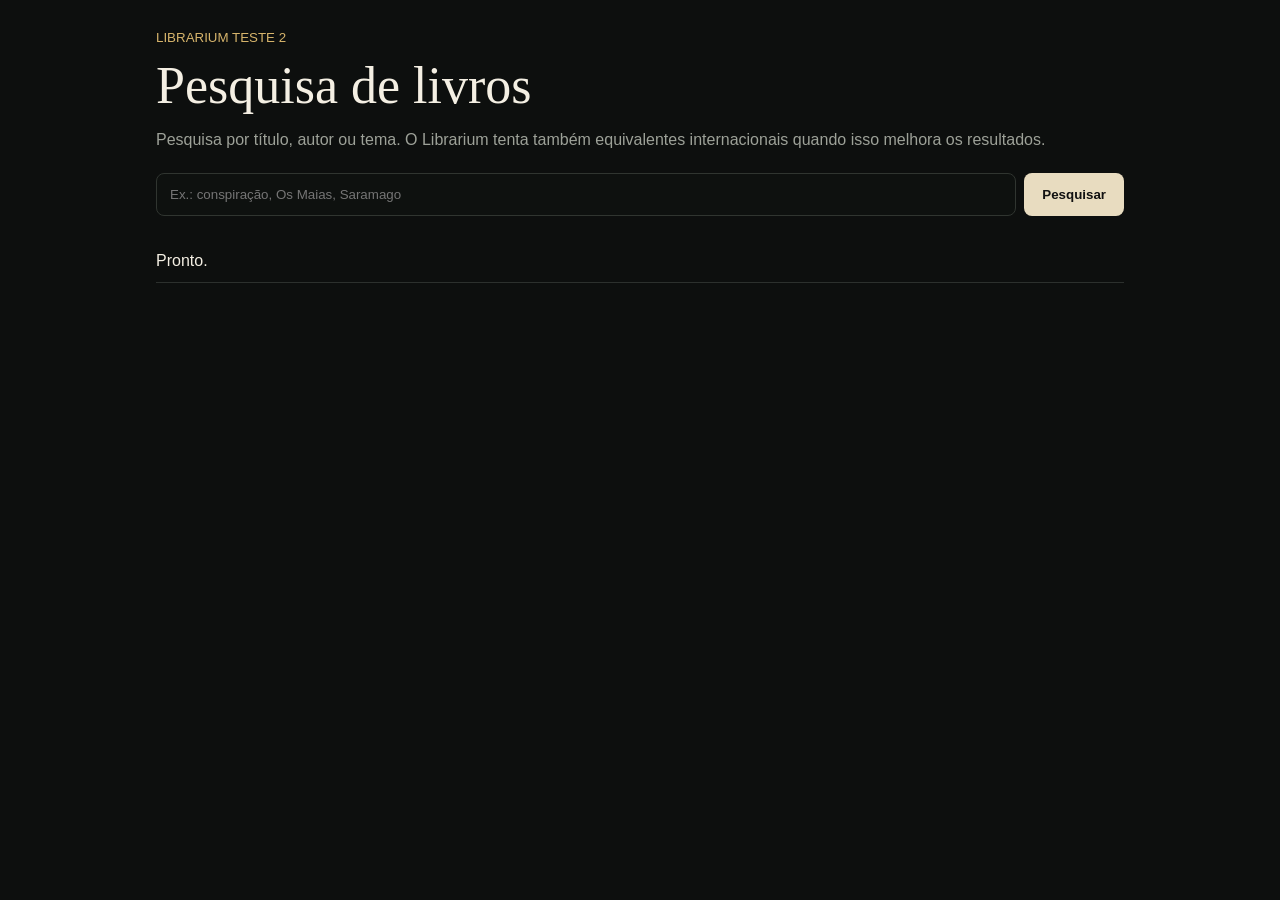
<file: stable2.html>
<!doctype html><html lang="pt-PT"><head><meta charset="utf-8"><meta name="viewport" content="width=device-width,initial-scale=1,viewport-fit=cover"><title>Librarium</title><style>body{margin:0;background:#0d0f0e;color:#f4efe3;font-family:-apple-system,BlinkMacSystemFont,"Segoe UI",sans-serif}*{box-sizing:border-box}.wrap{max-width:1000px;margin:auto;padding:28px 16px}h1{font:52px Georgia,serif;margin:10px 0}p{color:#9da198}.search{display:grid;grid-template-columns:1fr auto;gap:8px;margin:24px 0}.search input{background:#0e110f;color:#fff;border:1px solid #303530;border-radius:8px;padding:13px}.search button{background:#e8dcc0;color:#111;border:0;border-radius:8px;padding:0 18px;font-weight:700}.status{padding:12px 0;border-bottom:1px solid #2c302d;margin-bottom:18px}.grid{display:grid;grid-template-columns:repeat(4,1fr);gap:24px 14px}.book img{width:100%;aspect-ratio:2/3;object-fit:cover;border-radius:8px;background:#1a1d1b}.book h2{font:17px/1.18 Georgia,serif;margin:8px 0 4px}.book p{font-size:12px;margin:0}.meta{font-size:11px;color:#9da198;margin-top:6px}.tag{display:inline-block;font-size:10px;color:#d6b46b;margin-top:4px}@media(max-width:700px){h1{font-size:42px}.grid{grid-template-columns:repeat(2,1fr)}}</style></head><body><main class="wrap"><small style="color:#d6b46b">LIBRARIUM TESTE 2</small><h1>Pesquisa de livros</h1><p>Pesquisa por título, autor ou tema. O Librarium tenta também equivalentes internacionais quando isso melhora os resultados.</p><form class="search" id="f"><input id="q" placeholder="Ex.: conspiração, Os Maias, Saramago"><button>Pesquisar</button></form><div id="status" class="status">Pronto.</div><section id="results" class="grid"></section></main><script>(function(){var aliases={"conspiracao":["conspiracy","conspiracy theories"],"conspiracoes":["conspiracy","conspiracy theories"],"historia":["history"],"filosofia":["philosophy"],"arqueologia":["archaeology"],"mitologia":["mythology"],"astronomia":["astronomy"],"ciencia":["science"],"musica":["music"]};function norm(s){return String(s||"").normalize("NFD").replace(/[\u0300-\u036f]/g,"").toLowerCase().trim()}function esc(s){return String(s==null?"":s).replace(/[&<>\"]/g,function(c){return{"&":"&amp;","<":"&lt;",">":"&gt;","\"":"&quot;"}[c]})}function cover(v){var x=v.imageLinks||{};return String(x.thumbnail||x.smallThumbnail||"").replace("http:","https:")}function key(v){return norm((v.title||"")+"|"+((v.authors||[])[0]||""))}function good(v){return !!(v.title&&v.authors&&v.authors.length&&cover(v))}async function fetchBooks(term){var u="https://www.googleapis.com/books/v1/volumes?q="+encodeURIComponent(term)+"&maxResults=40&printType=books";var r=await fetch(u);if(!r.ok)throw new Error("HTTP "+r.status);var j=await r.json();return j.items||[]}async function search(){var raw=document.getElementById("q").value.trim();var status=document.getElementById("status");var out=document.getElementById("results");if(!raw){status.textContent="Escreve uma pesquisa.";out.innerHTML="";return}status.textContent="A procurar…";out.innerHTML="";var n=norm(raw),terms=[raw];if(n!==raw.toLowerCase())terms.push(n);if(aliases[n])terms=terms.concat(aliases[n]);var all=[];for(var i=0;i<terms.length;i++){try{var got=await fetchBooks(terms[i]);all=all.concat(got)}catch(e){}}var seen={},books=[];for(var j=0;j<all.length;j++){var v=all[j].volumeInfo||{};if(!good(v))continue;var k=key(v);if(seen[k])continue;seen[k]=1;books.push(v)}books=books.slice(0,40);status.textContent=books.length?books.length+" resultados com capa e autor.":"Não encontrei resultados completos. Experimenta outro termo.";out.innerHTML=books.map(function(v){var y=(v.publishedDate||"").slice(0,4)||"—";return '<article class="book"><img loading="lazy" src="'+esc(cover(v))+'"><h2>'+esc(v.title)+'</h2><p>'+esc((v.authors||[]).join(", "))+'</p><div class="meta">'+esc(y)+(v.publisher?' · '+esc(v.publisher):'')+'</div>'+(v.averageRating?'<span class="tag">★ '+esc(v.averageRating)+'</span>':'')+'</article>'}).join("")}document.getElementById("f").addEventListener("submit",function(e){e.preventDefault();search()});})();</script></body></html>
</file>
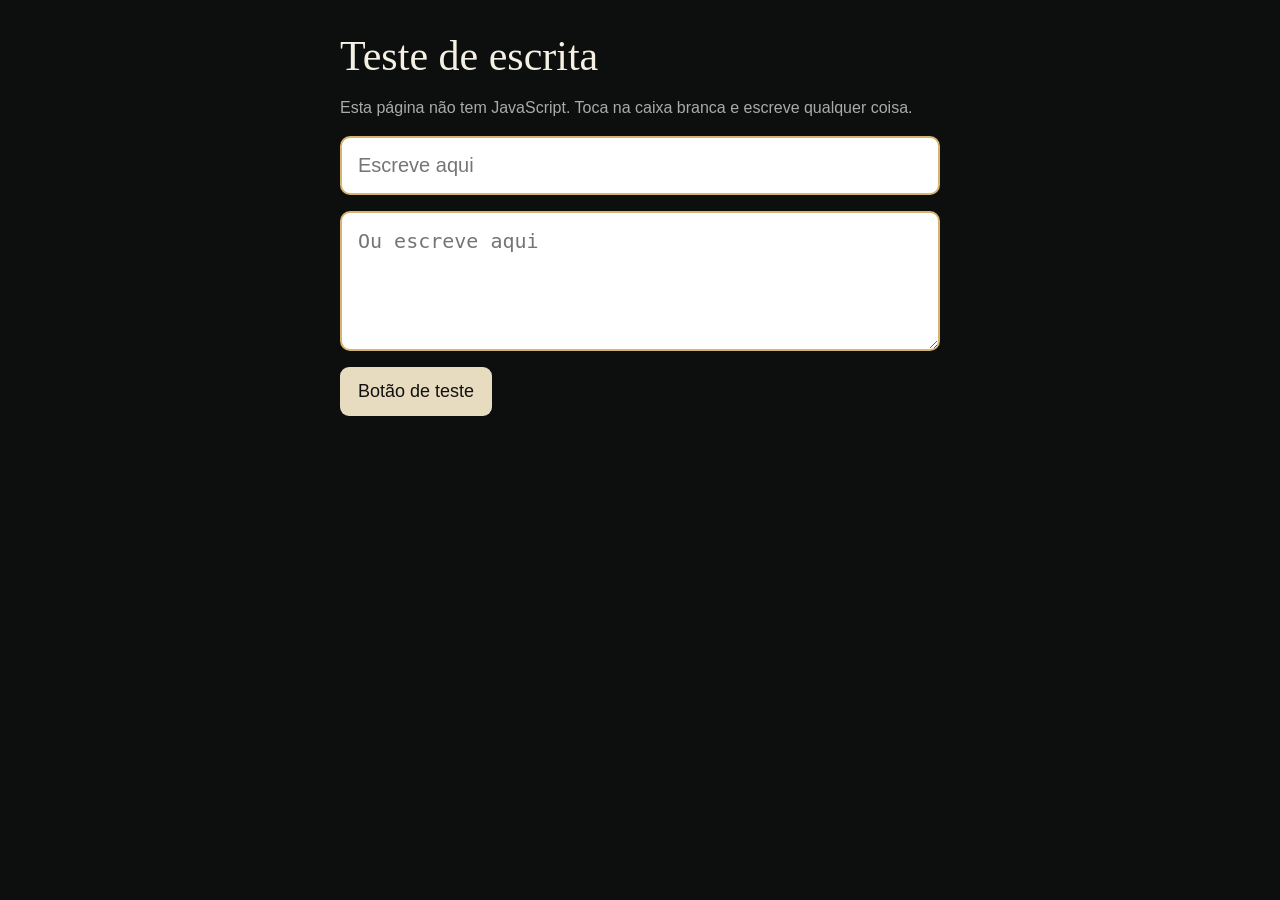
<file: v2/input-test.html>
<!doctype html><html lang="pt-PT"><head><meta charset="utf-8"><meta name="viewport" content="width=device-width,initial-scale=1,viewport-fit=cover"><title>Teste de escrita</title><style>body{margin:0;background:#0d0f0e;color:#f5f0e4;font-family:-apple-system,BlinkMacSystemFont,"Segoe UI",sans-serif;padding:32px 18px}main{max-width:600px;margin:auto}h1{font:42px Georgia,serif;margin:0 0 12px}p{color:#aaa;line-height:1.5}input,textarea{display:block;width:100%;box-sizing:border-box;margin:16px 0;padding:16px;font-size:20px;border:2px solid #d6b46b;border-radius:10px;background:#fff;color:#111;-webkit-user-select:text;user-select:text;pointer-events:auto}textarea{min-height:140px}button{padding:14px 18px;font-size:18px;border:0;border-radius:9px;background:#e8dcc0;color:#111}</style></head><body><main><h1>Teste de escrita</h1><p>Esta página não tem JavaScript. Toca na caixa branca e escreve qualquer coisa.</p><input type="text" inputmode="text" autocomplete="off" placeholder="Escreve aqui"><textarea placeholder="Ou escreve aqui"></textarea><button type="button">Botão de teste</button></main></body></html>
</file>
<file: v2/styles.css>
:root{--bg:#0b0d0c;--panel:#121512;--panel2:#171a17;--line:#2c312d;--ink:#f5f0e4;--mut:#9da39b;--gold:#d6b46b;--good:#9bc7a4;--danger:#d79b9b;--shadow:0 18px 42px rgba(0,0,0,.35)}
*{box-sizing:border-box}html{background:var(--bg)}body{margin:0;background:var(--bg);color:var(--ink);font-family:-apple-system,BlinkMacSystemFont,"Segoe UI",sans-serif}button,input,select,textarea{font:inherit}button{cursor:pointer}.hidden{display:none!important}
.top{position:sticky;top:0;z-index:20;background:rgba(11,13,12,.94);backdrop-filter:blur(16px);border-bottom:1px solid var(--line)}.topin{max-width:1180px;margin:auto;padding:12px 16px;display:flex;align-items:center;gap:8px}.brand{font:24px Georgia,serif;margin-right:auto}.nav{border:0;background:transparent;color:var(--mut);padding:9px 10px;border-radius:8px}.nav.active{color:var(--ink);background:#161916}.badge{display:inline-grid;place-items:center;min-width:20px;height:20px;padding:0 6px;border-radius:99px;background:#222722;color:#d7dac7;font-size:11px}
.wrap{max-width:1180px;margin:auto;padding:34px 16px 90px}.hero{display:grid;grid-template-columns:1.3fr .7fr;gap:24px;align-items:end;padding:16px 0 22px}.eyebrow{font-size:11px;letter-spacing:.16em;color:var(--gold)}h1{font:clamp(44px,8vw,78px)/.94 Georgia,serif;margin:10px 0 14px}.lead{color:var(--mut);line-height:1.6;max-width:760px}.stats{display:grid;grid-template-columns:repeat(2,1fr);gap:8px}.stat{border:1px solid var(--line);background:var(--panel);border-radius:12px;padding:16px}.stat b{display:block;font:30px Georgia,serif}.stat span{color:var(--mut);font-size:11px}
.searchbox{border:1px solid var(--line);background:var(--panel);border-radius:14px;padding:10px;box-shadow:var(--shadow)}.searchrow{display:grid;grid-template-columns:minmax(0,1fr) auto;gap:8px}.searchrow input{width:100%;min-height:52px;background:#fff;color:#111;border:1px solid #777;border-radius:9px;padding:12px 14px;font-size:16px;outline:none}.searchrow input:focus{box-shadow:0 0 0 3px rgba(214,180,107,.28);border-color:#a98a4b}.primary{min-height:48px;border:0;border-radius:9px;background:#e8dcc0;color:#111;padding:0 18px;font-weight:800}.primary:disabled{opacity:.55;cursor:default}.filters{display:grid;grid-template-columns:1.1fr .8fr .8fr .8fr;gap:8px;margin-top:8px}.field{background:#0f120f;color:#f3f3ee;border:1px solid #303630;border-radius:8px;padding:10px;min-width:0}.chips{display:flex;gap:7px;flex-wrap:wrap;margin:14px 0}.chip{background:#151815;color:#ddd;border:1px solid var(--line);border-radius:99px;padding:8px 11px}.chip:active{transform:translateY(1px)}
.status{color:var(--mut);margin:18px 0 14px;border-bottom:1px solid var(--line);padding-bottom:12px;min-height:34px}.status strong{color:var(--ink)}.status .warn{color:#d9b57b}.status .good{color:var(--good)}
.grid{display:grid;grid-template-columns:repeat(5,minmax(0,1fr));gap:26px 15px}.book{min-width:0;cursor:pointer}.cover{aspect-ratio:2/3;background:#1a1e1a;border-radius:9px;overflow:hidden;position:relative;box-shadow:0 12px 28px rgba(0,0,0,.3)}.cover img{width:100%;height:100%;object-fit:cover;display:block}.fallback{height:100%;display:grid;place-items:center;padding:14px;text-align:center;font:18px/1.2 Georgia,serif;color:#8d846d;background:linear-gradient(145deg,#1a1e1a,#111411)}.quick{position:absolute;top:7px;right:7px;width:34px;height:34px;border-radius:50%;border:1px solid rgba(255,255,255,.22);background:rgba(10,12,10,.88);color:#fff;font-size:20px;line-height:1}.quick.on{background:#e8dcc0;color:#111}.book h2{font:17px/1.16 Georgia,serif;margin:9px 0 4px}.book .author{font-size:12px;color:var(--mut);white-space:nowrap;overflow:hidden;text-overflow:ellipsis}.meta{display:flex;justify-content:space-between;gap:8px;margin-top:7px;font-size:11px;color:var(--mut)}.snippet{font-size:12px;line-height:1.42;color:#adb2aa;margin-top:7px;display:-webkit-box;-webkit-line-clamp:3;-webkit-box-orient:vertical;overflow:hidden}.src{font-size:10px;color:#b99a5d;margin-top:6px}.empty{grid-column:1/-1;padding:58px 0;text-align:center;color:var(--mut)}
.libhead{display:flex;align-items:end;gap:16px;justify-content:space-between}.paneltitle{font:42px Georgia,serif;margin:8px 0}.libtools{display:grid;grid-template-columns:1fr 1fr auto auto;gap:8px;margin:18px 0}.secondary{border:1px solid #383e39;background:#171b18;color:#eee;border-radius:8px;padding:10px 12px}.secondary.danger{color:#e6b3b3}.libgrid{display:grid;grid-template-columns:repeat(2,minmax(0,1fr));gap:10px}.libcard{display:grid;grid-template-columns:88px minmax(0,1fr);gap:12px;border:1px solid var(--line);background:var(--panel);border-radius:11px;padding:10px}.libcard img,.libcard .fallback{width:88px;height:132px;object-fit:cover;border-radius:7px}.libcard h3{font:18px Georgia,serif;margin:3px 0}.libcard p{margin:0 0 8px;color:var(--mut);font-size:12px}.librow{display:flex;gap:7px;flex-wrap:wrap;margin-top:7px}.libcard select,.libcard textarea,.libcard input[type=number]{background:#0e110f;color:#fff;border:1px solid #303630;border-radius:7px;padding:8px}.libcard textarea{width:100%;min-height:68px;resize:vertical}.progressline{height:7px;background:#2a2f2a;border-radius:99px;overflow:hidden;margin:7px 0}.progressline span{display:block;height:100%;background:var(--gold)}
.overlay{position:fixed;inset:0;background:rgba(0,0,0,.82);z-index:40;overflow:auto;padding:20px}.modal{max-width:980px;margin:auto;background:var(--panel2);border:1px solid var(--line);border-radius:15px;overflow:hidden;position:relative;box-shadow:var(--shadow)}.close{position:absolute;right:12px;top:12px;width:42px;height:42px;border-radius:50%;background:#151915;color:white;border:1px solid #394039;font-size:24px;z-index:3}.mh{display:grid;grid-template-columns:170px minmax(0,1fr);gap:26px;padding:44px;background:#151815}.mh img,.mh .fallback{width:170px;height:255px;object-fit:cover;border-radius:8px}.mh h2{font:40px/1 Georgia,serif;margin:8px 0}.mh .by{color:var(--mut);margin:0}.facts{display:flex;gap:7px;flex-wrap:wrap;margin-top:15px}.facts span{font-size:11px;border:1px solid #363c36;border-radius:99px;padding:7px 9px;color:#ddd}.modalactions{display:flex;gap:8px;flex-wrap:wrap;margin-top:16px}.modalbody{padding:30px 42px 40px}.tabs{display:flex;gap:5px;flex-wrap:wrap;border-bottom:1px solid var(--line);padding-bottom:10px;margin-bottom:18px}.tab{background:none;border:0;color:var(--mut);padding:8px}.tab.active{color:var(--ink);border-bottom:2px solid var(--gold)}.desc{font:16px/1.72 Georgia,serif;color:#c8ccc5;white-space:pre-wrap}.loading{color:var(--mut);font-style:italic}.sourceNote{font-size:11px;color:var(--mut);margin-top:12px}.dataGrid{display:grid;grid-template-columns:repeat(2,minmax(0,1fr));gap:8px}.dataItem{border:1px solid var(--line);border-radius:9px;padding:11px}.dataItem b{display:block;font-size:11px;color:var(--mut);margin-bottom:3px;font-weight:500}.subjects{display:flex;gap:7px;flex-wrap:wrap}.subject{border:1px solid var(--line);background:#111411;border-radius:99px;padding:7px 9px;font-size:12px}.edition{border:1px solid var(--line);border-radius:9px;padding:11px;margin:8px 0}.edition b{font:17px Georgia,serif}.edition small{display:block;color:var(--mut);margin-top:3px}.links a{display:block;color:#eadfca;padding:10px 0;border-bottom:1px solid var(--line);text-decoration:none}.notearea{width:100%;min-height:150px;background:#0e110f;color:#fff;border:1px solid #303630;border-radius:9px;padding:11px;resize:vertical}
@media(max-width:900px){.grid{grid-template-columns:repeat(4,1fr)}.hero{grid-template-columns:1fr}.stats{grid-template-columns:repeat(4,1fr)}.libgrid{grid-template-columns:1fr}}
@media(max-width:680px){.topin{padding:10px 12px}.nav{font-size:13px;padding:7px}.wrap{padding:22px 12px 80px}.searchrow{grid-template-columns:1fr}.filters{grid-template-columns:1fr 1fr}.grid{grid-template-columns:repeat(2,1fr);gap:22px 12px}.stats{grid-template-columns:repeat(2,1fr)}.libtools{grid-template-columns:1fr}.overlay{padding:0}.modal{min-height:100vh;border-radius:0}.mh{grid-template-columns:108px minmax(0,1fr);padding:58px 15px 24px;gap:14px}.mh img,.mh .fallback{width:108px;height:162px}.mh h2{font-size:28px}.modalbody{padding:22px 16px 36px}.dataGrid{grid-template-columns:1fr}.libcard{grid-template-columns:76px minmax(0,1fr)}.libcard img,.libcard .fallback{width:76px;height:114px}}
</file>
<file: v2/enhancements.css>
.relatedGrid{display:grid;grid-template-columns:repeat(4,minmax(0,1fr));gap:12px}.relatedCard{border:1px solid var(--line);background:#101310;color:var(--ink);border-radius:10px;padding:9px;text-align:left;min-width:0}.relatedCard:hover{border-color:#5b5140;background:#151815}.relatedCard img,.relatedFallback{width:100%;aspect-ratio:2/3;object-fit:cover;border-radius:7px;background:#181c18}.relatedFallback{display:grid;place-items:center;padding:10px;text-align:center;color:#a58f63;font:15px/1.2 Georgia,serif}.relatedCard b{display:block;font:15px/1.2 Georgia,serif;margin-top:8px}.relatedCard span{display:block;color:var(--mut);font-size:11px;margin-top:4px;white-space:nowrap;overflow:hidden;text-overflow:ellipsis}.sourceNote{line-height:1.5}.librow [data-find]{color:#e8dcc0}@media(max-width:760px){.relatedGrid{grid-template-columns:repeat(2,minmax(0,1fr))}}
</file>
